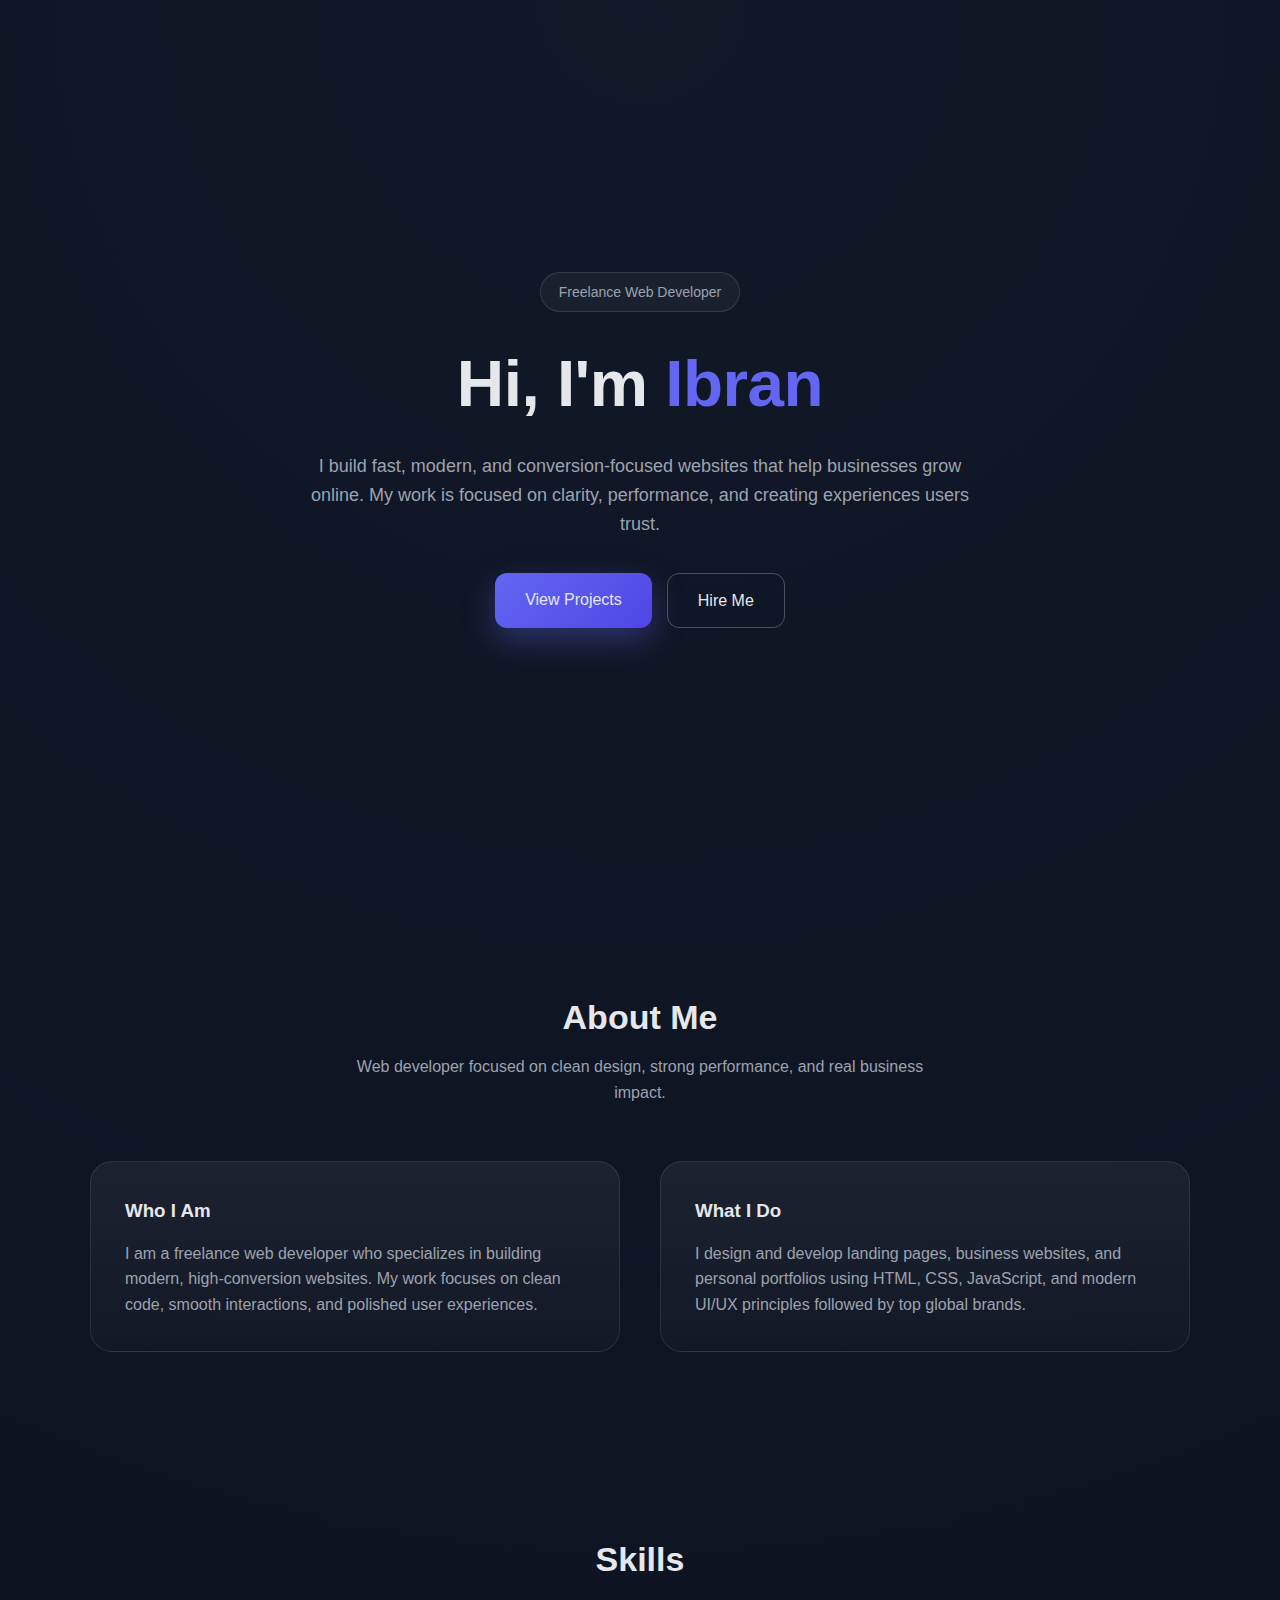
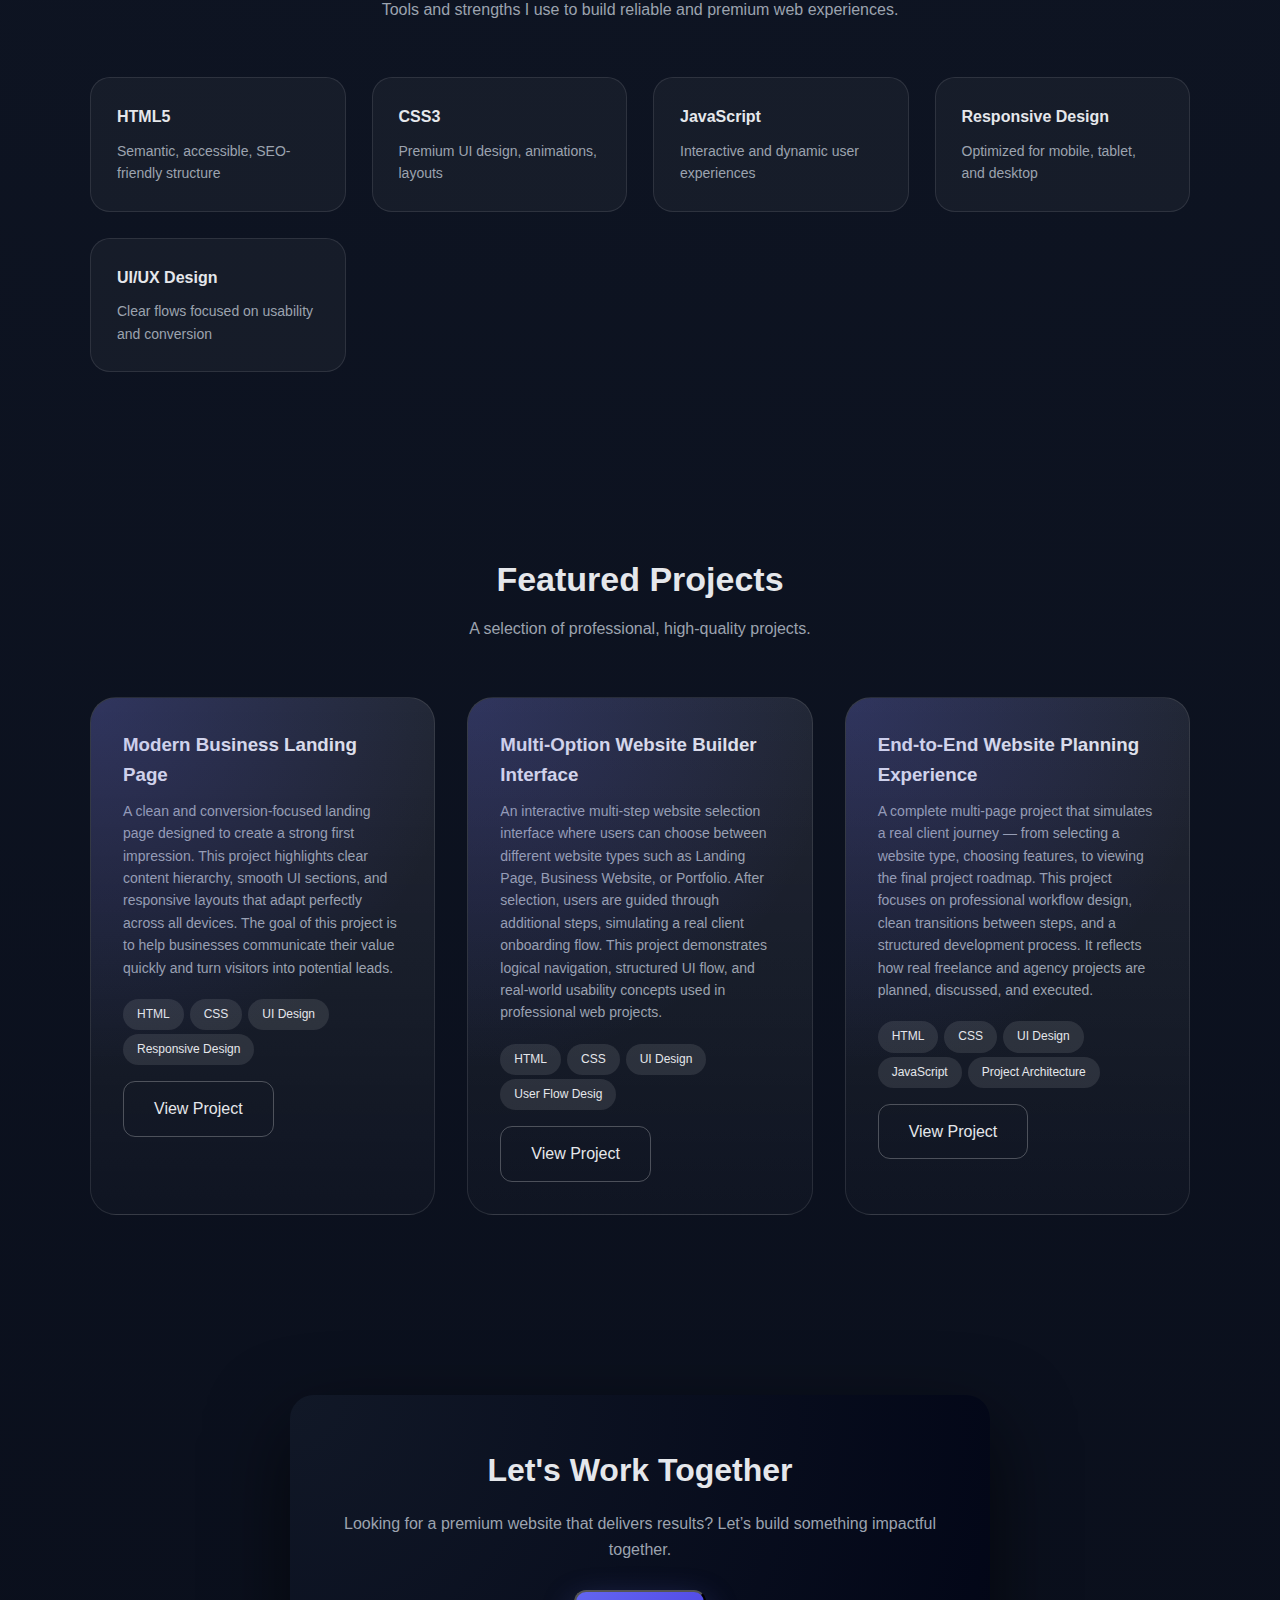
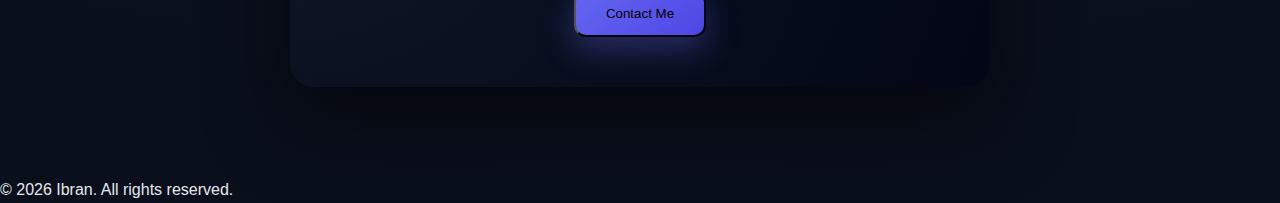
<file: index.html>
<!DOCTYPE html>
<html lang="en">
<head>
  <meta charset="UTF-8" />
  <meta name="viewport" content="width=device-width, initial-scale=1.0" />
  <title>Ibran | Premium Web Developer</title>
  <link rel="stylesheet" href="style.css">
</head>
<body>
<header>
  <div class="hero">
    <div class="badge">Freelance Web Developer</div>
    <h1>Hi, I'm <span>Ibran</span></h1>
    <p class="subtitle">I build fast, modern, and conversion-focused websites that help businesses grow online. My work is focused on clarity, performance, and creating experiences users trust.</p>
    <div class="cta">
      <a href="#projects" class="btn btn-primary">View Projects</a>
      <a href="#contact" class="btn btn-outline">Hire Me</a>
    </div>
  </div>
</header>

<section id="about">
  <div class="container">
    <div class="section-title">
      <h2>About Me</h2>
      <p>Web developer focused on clean design, strong performance, and real business impact.</p>
    </div>
    <div class="about">
      <div class="about-card">
        <h3>Who I Am</h3>
        <p>I am a freelance web developer who specializes in building modern, high-conversion websites. My work focuses on clean code, smooth interactions, and polished user experiences.</p>
      </div>
      <div class="about-card">
        <h3>What I Do</h3>
        <p>I design and develop landing pages, business websites, and personal portfolios using HTML, CSS, JavaScript, and modern UI/UX principles followed by top global brands.</p>
      </div>
    </div>
  </div>
</section>

<section id="skills">
  <div class="container">
    <div class="section-title">
      <h2>Skills</h2>
      <p>Tools and strengths I use to build reliable and premium web experiences.</p>
    </div>
    <div class="skills">
      <div class="skill-card"><h4>HTML5</h4><p>Semantic, accessible, SEO-friendly structure</p></div>
      <div class="skill-card"><h4>CSS3</h4><p>Premium UI design, animations, layouts</p></div>
      <div class="skill-card"><h4>JavaScript</h4><p>Interactive and dynamic user experiences</p></div>
      <div class="skill-card"><h4>Responsive Design</h4><p>Optimized for mobile, tablet, and desktop</p></div>
      <div class="skill-card"><h4>UI/UX Design</h4><p>Clear flows focused on usability and conversion</p></div>
    </div>
  </div>
</section>

<section id="projects">
  <div class="container">
    <div class="section-title">
      <h2>Featured Projects</h2>
      <p>A selection of professional, high-quality projects.</p>
    </div>
    <div class="projects">
      <div class="project">
        <h3>Modern Business Landing Page</h3>
        <p>A clean and conversion-focused landing page designed to create a strong first impression.
This project highlights clear content hierarchy, smooth UI sections, and responsive layouts that adapt perfectly across all devices. The goal of this project is to help businesses communicate their value quickly and turn visitors into potential leads.</p>
        <div class="tags"><span>HTML</span><span>CSS</span><span>UI Design</span> <span>Responsive Design</span></div>
        <a href="/Portfolio/Project-1/index.html" target="_blank" class="btn btn-outline" style="margin-top:16px;display:inline-block">View Project</a>
      </div>
      <div class="project">
        <h3>Multi-Option Website Builder Interface</h3>
        <p>An interactive multi-step website selection interface where users can choose between different website types such as Landing Page, Business Website, or Portfolio. After selection, users are guided through additional steps, simulating a real client onboarding flow.
This project demonstrates logical navigation, structured UI flow, and real-world usability concepts used in professional web projects.</p>
        <div class="tags"><span>HTML</span><span>CSS</span><span>UI Design</span> <span>User Flow Desig</span></div>
        <a href="./Project-2/index.html" target="_blank" class="btn btn-outline" style="margin-top:16px;display:inline-block">View Project</a>
      </div>
      <div class="project">
        <h3>End-to-End Website Planning Experience</h3>
        <p>A complete multi-page project that simulates a real client journey — from selecting a website type, choosing features, to viewing the final project roadmap.
This project focuses on professional workflow design, clean transitions between steps, and a structured development process. It reflects how real freelance and agency projects are planned, discussed, and executed.</p>
        <div class="tags"><span>HTML</span><span>CSS</span><span>UI Design</span><span>JavaScript</span><span>Project Architecture</span></div>
        <a href="./Project-3/index.html" target="_blank" class="btn btn-outline" style="margin-top:16px;display:inline-block">View Project</a>
      </div>
    </div>
  </div>
</section>

<section id="contact">
  <div class="container">
    <div class="contact-box">
      <h2>Let's Work Together</h2>
      <p style="color:var(--muted);margin:15px 0 28px">Looking for a premium website that delivers results? Let’s build something impactful together.</p>
      <button onclick="showNextStep()" class="btn btn-primary">Contact Me</button>
    </div>
  </div>
</section>

<section id="next-step" style="display:none;">
  <div class="container">
    <div class="contact-box">
      <h2>✅ Thanks for Reaching Out</h2>
      <p style="color:var(--muted);margin:15px 0 25px">Your message has been received. Here’s what happens next:</p>
      <ul style="list-style:none;color:var(--muted);line-height:2">
        <li>📩 I review your project requirements</li>
        <li>📞 I contact you within 24 hours</li>
        <li>🧠 We discuss goals, timeline, and budget</li>
        <li>🚀 The project begins with a clear roadmap</li>
      </ul>
      <p style="margin-top:28px;font-weight:500">Need faster communication?</p>
      <a href="mailto:yourmail@gmail.com" class="btn btn-outline">Email Me Directly</a>
    </div>
  </div>
</section>

<footer>© 2026 Ibran. All rights reserved.</footer>
<script src="script.js"></script>
</body>
</html>
<script src="script.js"></script>
</body>
</html>
</file>
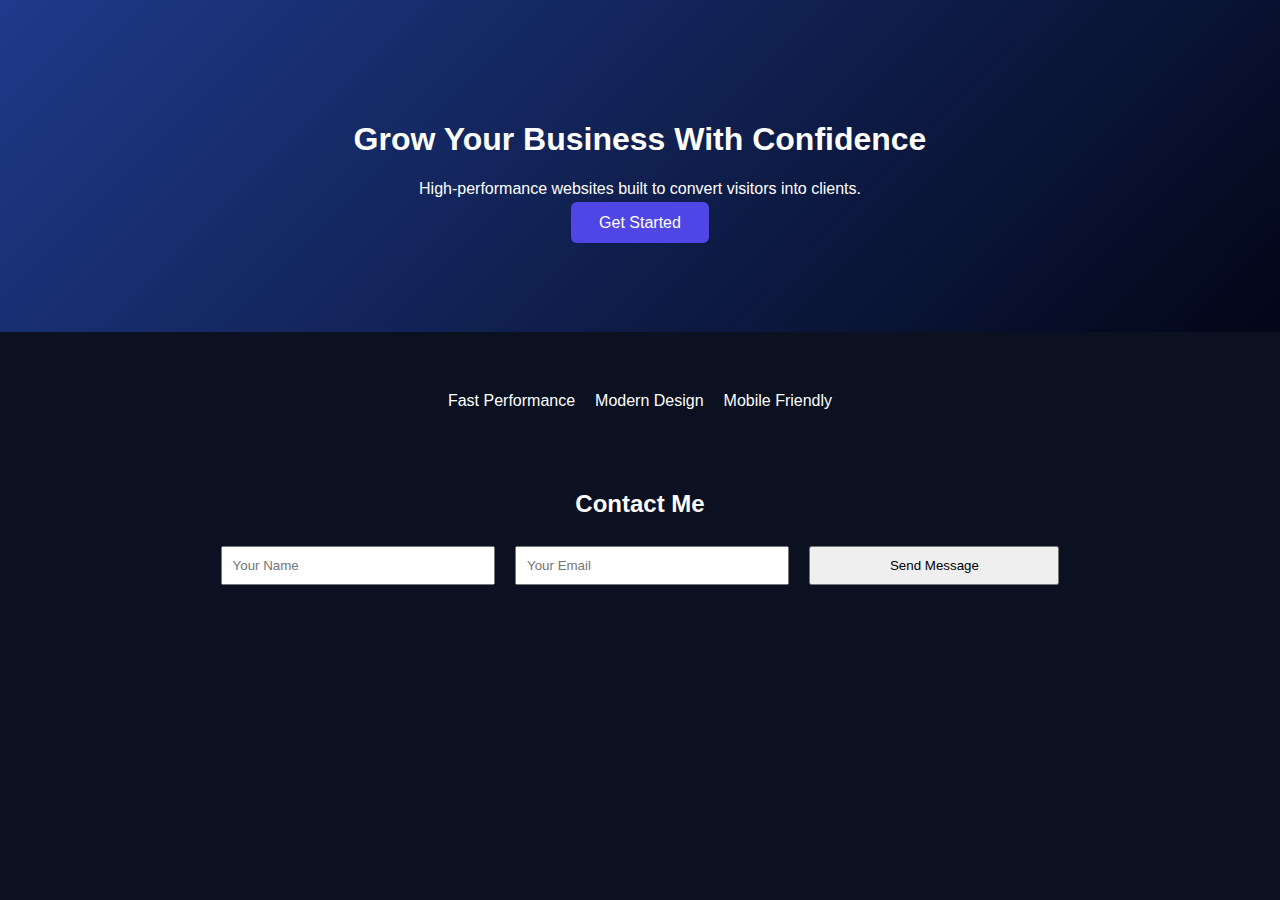
<file: Project-1/index.html>
<!DOCTYPE html>
<html lang="en">
<head>
  <meta charset="UTF-8">
  <title>Business Landing Page</title>
  <link rel="stylesheet" href="style.css">
</head>
<body>

<header class="hero">
  <h1>Grow Your Business With Confidence</h1>
  <p>High-performance websites built to convert visitors into clients.</p>
  <a href="#contact" class="btn">Get Started</a>
</header>

<section class="features">
  <div>Fast Performance</div>
  <div>Modern Design</div>
  <div>Mobile Friendly</div>
</section>

<section id="contact" class="contact">
  <h2>Contact Me</h2>
  <form id="contactForm">
    <input type="text" placeholder="Your Name" required>
    <input type="email" placeholder="Your Email" required>
    <button type="submit">Send Message</button>
  </form>
  <p id="success"></p>
</section>

<script src="script.js"></script>
</body>
</html>
</file>
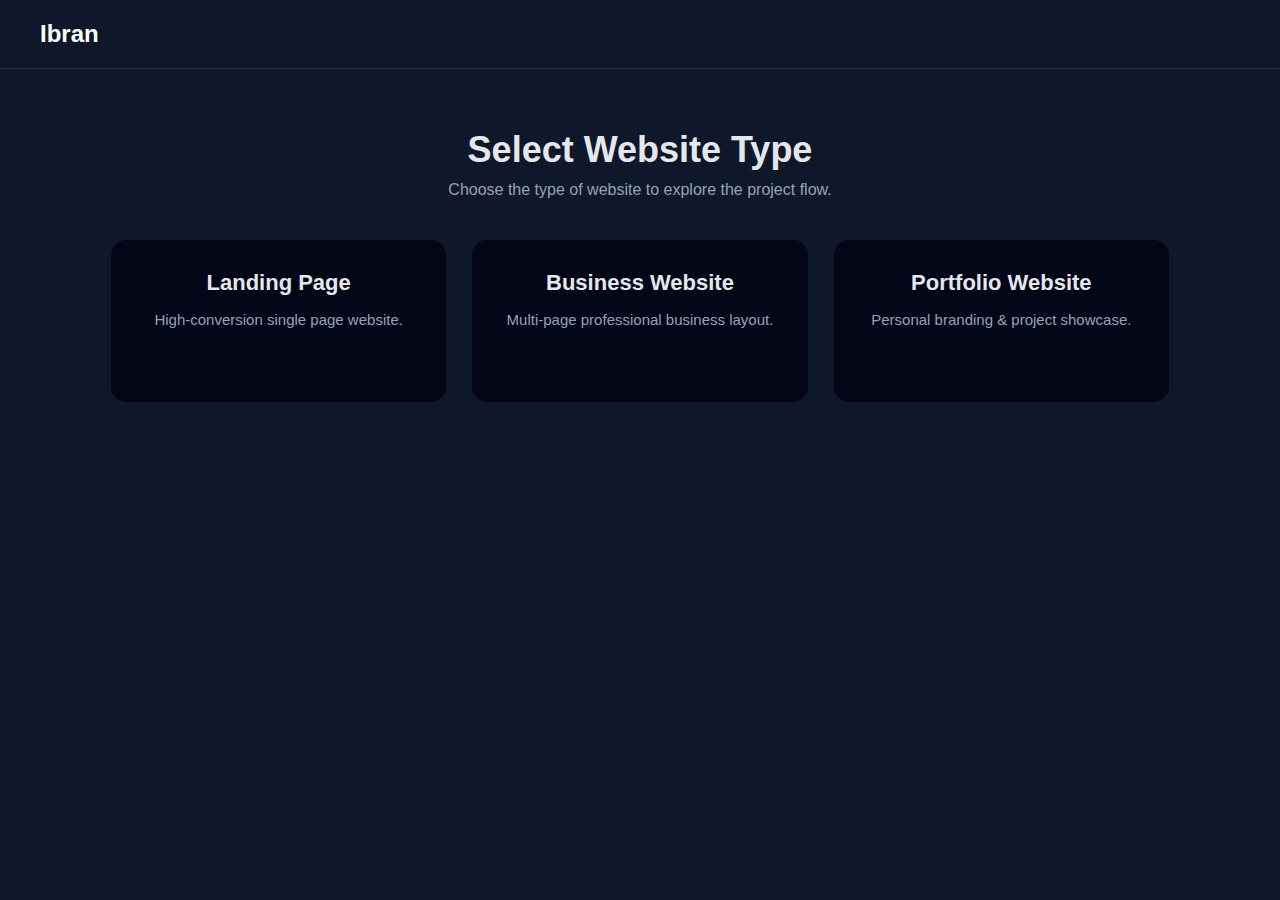
<file: Project-2/index.html>
<!DOCTYPE html>
<html lang="en">
<head>
  <meta charset="UTF-8">
  <title>Project 2 – Website Types</title>
  <link rel="stylesheet" href="style.css">
</head>
<body>

<nav>
  <h2>Ibran</h2>
</nav>

<section class="projects">
  <h1>Select Website Type</h1>
  <p>Choose the type of website to explore the project flow.</p>

  <div class="cards">
    <a href="landing.html" class="card">
      <h3>Landing Page</h3>
      <p>High-conversion single page website.</p>
    </a>

    <a href="business.html" class="card">
      <h3>Business Website</h3>
      <p>Multi-page professional business layout.</p>
    </a>

    <a href="portfolio.html" class="card">
      <h3>Portfolio Website</h3>
      <p>Personal branding & project showcase.</p>
    </a>
  </div>
</section>

</body>
</html>
</file>
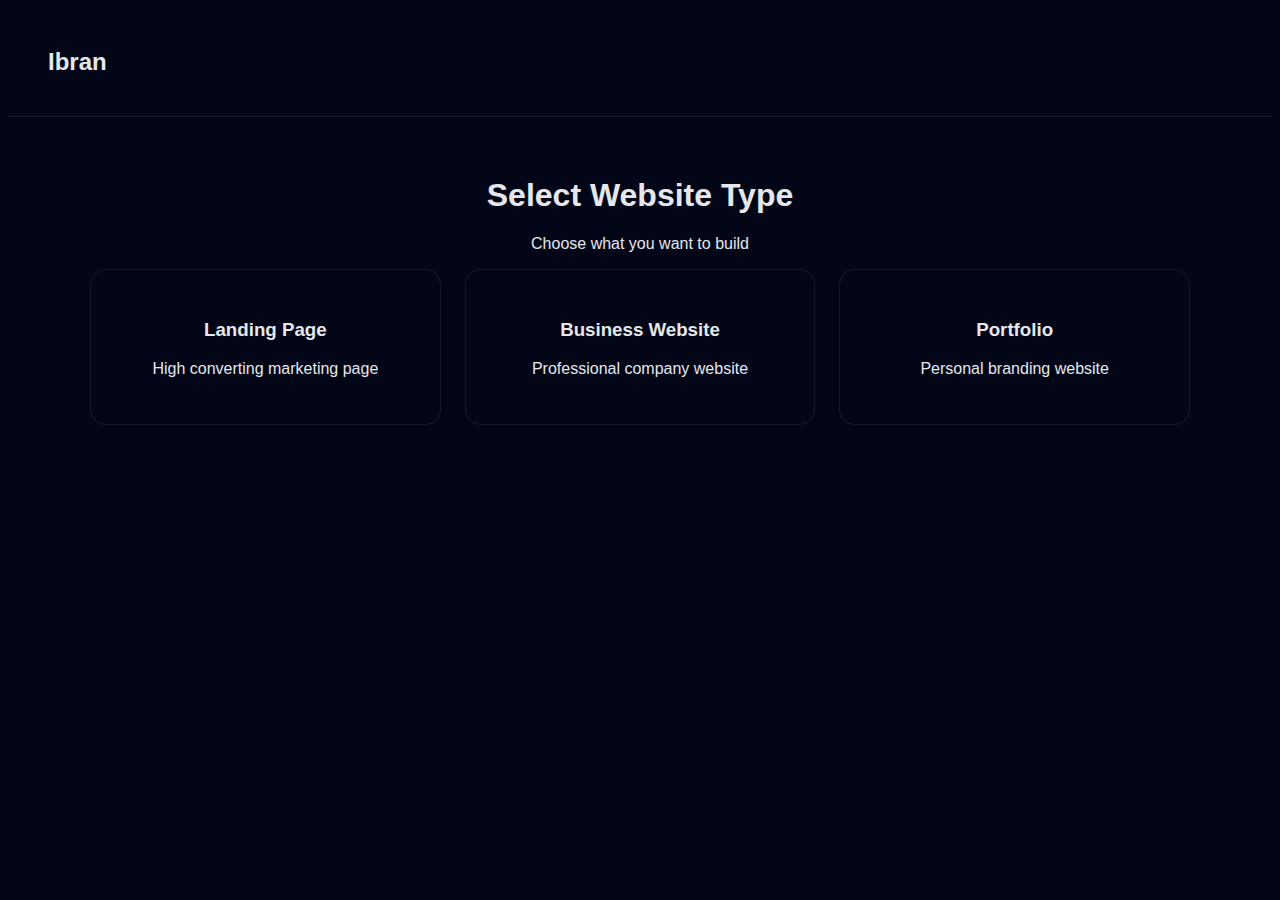
<file: Project-3/index.html>
<!DOCTYPE html>
<html lang="en">
<head>
  <meta charset="UTF-8">
  <title>Project 3 - Select Type</title>
  <link rel="stylesheet" href="style.css">
</head>
<body>

<nav>
  <h2>Ibran</h2>
</nav>

<section class="projects">
  <h1>Select Website Type</h1>
  <p>Choose what you want to build</p>

  <div class="cards">
    <a href="features.html" class="card">
      <h3>Landing Page</h3>
      <p>High converting marketing page</p>
    </a>

    <a href="features.html" class="card">
      <h3>Business Website</h3>
      <p>Professional company website</p>
    </a>

    <a href="features.html" class="card">
      <h3>Portfolio</h3>
      <p>Personal branding website</p>
    </a>
  </div>
</section>

</body>
</html>
</file>
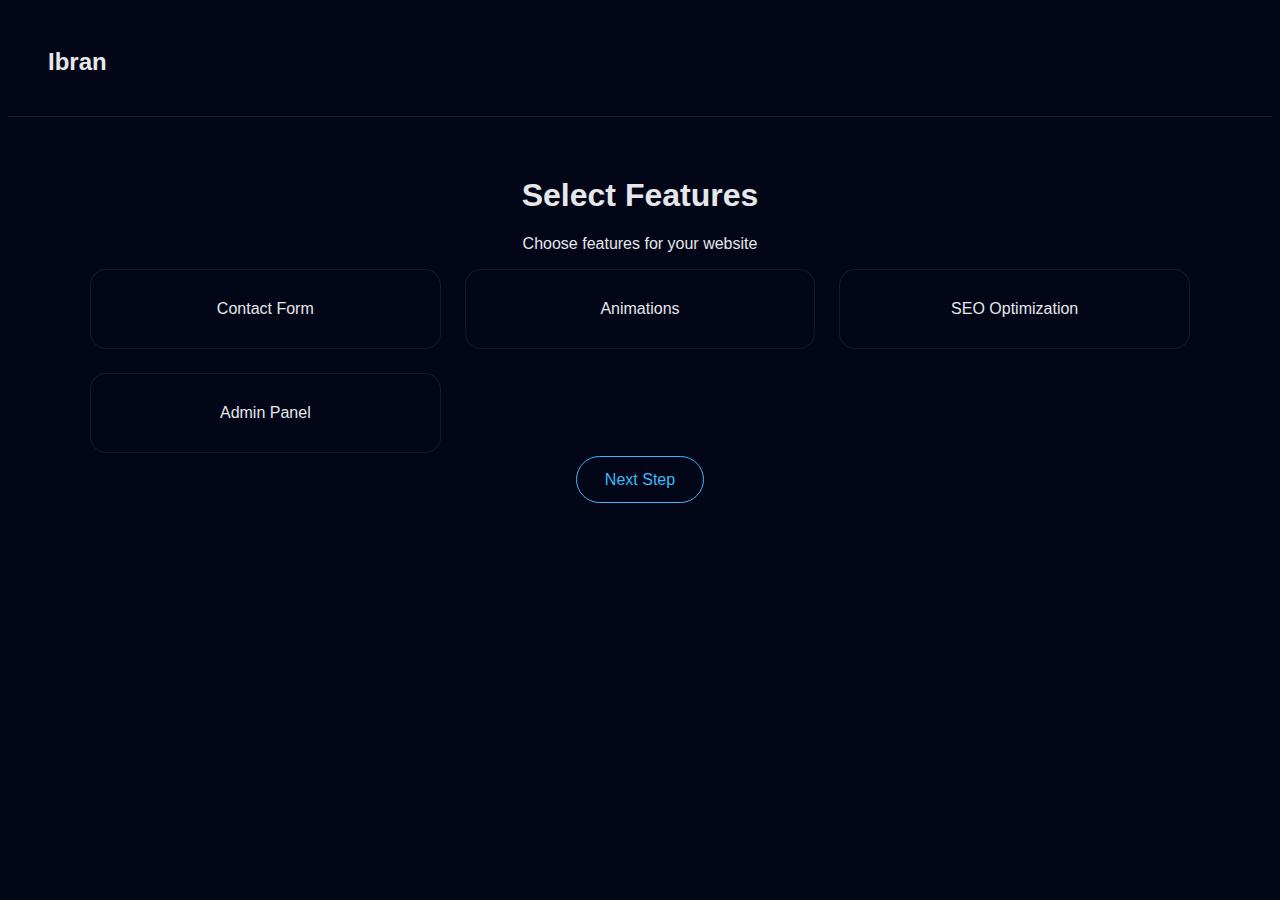
<file: Project-3/features.html>
<!DOCTYPE html>
<html lang="en">
<head>
  <meta charset="UTF-8">
  <title>Project 3 - Features</title>
  <link rel="stylesheet" href="style.css">
</head>
<body>

<nav>
  <h2>Ibran</h2>
</nav>

<section class="projects">
  <h1>Select Features</h1>
  <p>Choose features for your website</p>

  <div class="cards">
    <div class="card selectable">Contact Form</div>
    <div class="card selectable">Animations</div>
    <div class="card selectable">SEO Optimization</div>
    <div class="card selectable">Admin Panel</div>
  </div>

  <br>
  <a href="final.html" class="btn">Next Step</a>
</section>

<script src="script.js"></script>
</body>
</html>
</file>
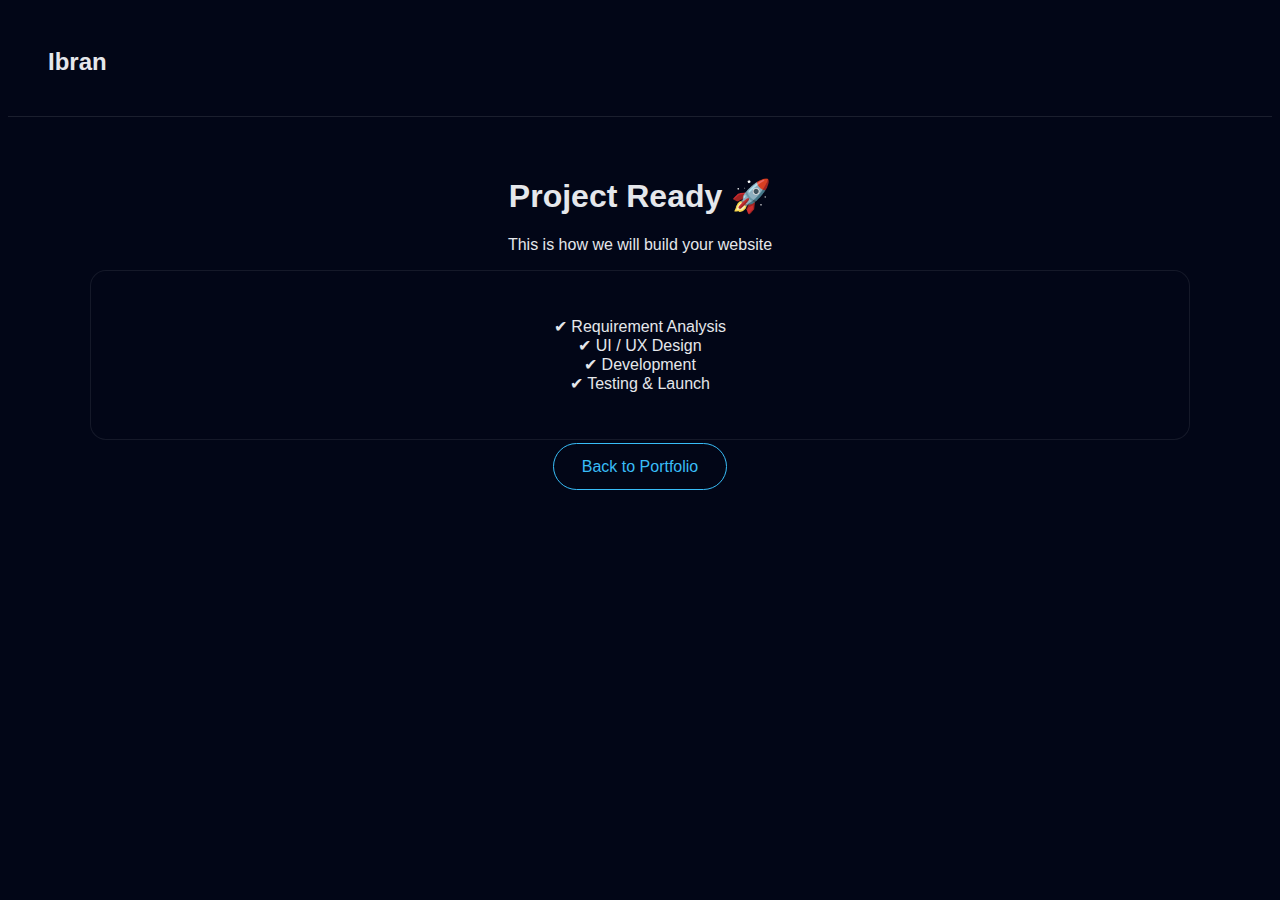
<file: Project-3/final.html>
<!DOCTYPE html>
<html lang="en">
<head>
  <meta charset="UTF-8">
  <title>Project 3 - Final</title>
  <link rel="stylesheet" href="style.css">
</head>
<body>

<nav>
  <h2>Ibran</h2>
</nav>

<section class="projects">
  <h1>Project Ready 🚀</h1>
  <p>This is how we will build your website</p>

  <div class="card">
    <p>
      ✔ Requirement Analysis <br>
      ✔ UI / UX Design <br>
      ✔ Development <br>
      ✔ Testing & Launch
    </p>
  </div>

  <br>
  <a href="../index.html" class="btn">Back to Portfolio</a>
</section>

</body>
</html>
</file>
<file: style.css>
:root{
      --bg:#0a0f1c;
      --card:#111827;
      --accent:#6366f1; /* professional indigo */
      --accent-soft:rgba(99,102,241,0.25);
      --text:#e5e7eb;
      --muted:#9ca3af;
      --glass:rgba(255,255,255,0.04);
    }
    *{margin:0;padding:0;box-sizing:border-box}
    body{
      font-family:'Poppins',sans-serif;
      background:radial-gradient(circle at top, #111827, #0a0f1c);
      color:var(--text);
      line-height:1.6;
    }
    a{text-decoration:none;color:inherit}

    /* HEADER */
    header{
      min-height:100vh;
      display:flex;
      align-items:center;
      justify-content:center;
      text-align:center;
      padding:40px 20px;
    }
    .hero{max-width:900px}
    .badge{
      display:inline-block;
      padding:8px 18px;
      border-radius:999px;
      background:var(--glass);
      border:1px solid rgba(255,255,255,0.12);
      margin-bottom:20px;
      color:var(--muted);
      font-size:14px;
    }
    h1{
      font-size:clamp(2.6rem,6vw,4.1rem);
      font-weight:700;
      margin-bottom:15px;
      letter-spacing:-0.5px;
    }
    h1 span{color:var(--accent)}
    .subtitle{
      font-size:18px;
      color:var(--muted);
      max-width:680px;
      margin:0 auto 34px;
    }
    .cta{
      display:flex;
      justify-content:center;
      gap:15px;
      flex-wrap:wrap;
    }
    .btn{
      padding:14px 30px;
      border-radius:12px;
      font-weight:500;
      transition:0.35s ease;
      display:inline-block;
    }
    .btn-primary{
      background:linear-gradient(135deg,#6366f1,#4f46e5);
      box-shadow:0 12px 32px rgba(99,102,241,0.35);
    }
    .btn-primary:hover{transform:translateY(-3px)}
    .btn-outline{
      border:1px solid rgba(255,255,255,0.25);
      background:transparent;
    }
    .btn-outline:hover{border-color:var(--accent)}

    /* SECTION */
    section{padding:90px 20px}
    .container{max-width:1100px;margin:auto}
    .section-title{text-align:center;margin-bottom:55px}
    .section-title h2{font-size:34px;margin-bottom:10px}
    .section-title p{color:var(--muted);max-width:620px;margin:auto}

    /* ABOUT */
    .about{
      display:grid;
      grid-template-columns:1fr 1fr;
      gap:40px;
      align-items:center;
    }
    .about-card{
      background:linear-gradient(180deg,rgba(255,255,255,0.06),rgba(255,255,255,0.02));
      border:1px solid rgba(255,255,255,0.1);
      padding:34px;
      border-radius:22px;
    }
    .about-card h3{margin-bottom:15px}
    .about-card p{color:var(--muted)}

    /* SKILLS */
    .skills{
      display:grid;
      grid-template-columns:repeat(auto-fit,minmax(220px,1fr));
      gap:26px;
    }
    .skill-card{
      background:var(--glass);
      border:1px solid rgba(255,255,255,0.1);
      padding:26px;
      border-radius:20px;
      transition:0.35s ease;
    }
    .skill-card:hover{
      transform:translateY(-6px);
      border-color:var(--accent-soft);
    }
    .skill-card h4{margin-bottom:10px}
    .skill-card p{color:var(--muted);font-size:14px}

    /* PROJECTS */
    .projects{
      display:grid;
      grid-template-columns:repeat(3,1fr);
      gap:32px;
    }
    .project{
      background:linear-gradient(180deg,rgba(255,255,255,0.09),rgba(255,255,255,0.02));
      border:1px solid rgba(255,255,255,0.1);
      border-radius:26px;
      padding:32px;
      position:relative;
      overflow:hidden;
    }
    .project::after{
      content:"";
      position:absolute;
      inset:0;
      background:radial-gradient(circle at top left,var(--accent-soft),transparent 60%);
      opacity:0.9;
      pointer-events: none;
    }
    .project *{position:relative}
    .project h3{margin-bottom:10px}
    .project p{color:var(--muted);font-size:14px;margin-bottom:16px}
    .tags span{
      display:inline-block;
      font-size:12px;
      padding:6px 14px;
      margin:4px 6px 0 0;
      border-radius:999px;
      background:rgba(255,255,255,0.1);
    }
/* CONTACT - NEW */
.contact-section {
  padding: 100px 20px;
  display: flex;
  justify-content: center;
}

.contact-box {
  max-width: 700px;
  width: 100%;
  background: radial-gradient(circle at top left, #111827, #020617);
  padding: 50px;
  border-radius: 24px;
  text-align: center;
  box-shadow: 0 30px 80px rgba(0, 0, 0, 0.6);
}

.contact-box h2 {
  font-size: 32px;
  margin-bottom: 15px;
}

.contact-box p {
  color: #9ca3af;
  font-size: 16px;
  margin-bottom: 35px;
}


.email-btn {
  display: inline-block;
  margin-top: 20px;
  padding: 14px 28px;
  background: linear-gradient(135deg, #6366f1, #22d3ee);
  color: white;
  border-radius: 12px;
  text-decoration: none;
  font-weight: 600;
  transition: transform 0.3s ease, box-shadow 0.3s ease;
}

.email-btn:hover {
  transform: translateY(-3px);
  box-shadow: 0 10px 30px rgba(99,102,241,0.4);
}
#contact {
  display: flex;
  justify-content: center;
}

#contact .container {
  display: flex;
  justify-content: center;
}

.contact-box {
  text-align: center;
  width: 100%;
}

.email-btn {
  display: inline-block;
  margin: 20px auto;
  padding: 12px 30px;
  background: linear-gradient(135deg,#6a5af9,#00d4ff);
  color: white;
  border-radius: 12px;
  text-decoration: none;
  font-weight: bold;
}

/* Mobile Center */
@media (max-width:768px){
  .email-btn{
    width: 90%;
    text-align: center;
  }
}










    @media(max-width:800px){.about{grid-template-columns:1fr}}
    @media(max-width:768px){.projects{grid-template-columns:repeat(2,1fr)}}
    @media(max-width:480px){.projects{grid-template-columns:1fr}}
</file>
<file: Project-1/style.css>
body {
  margin: 0;
  font-family: Arial, sans-serif;
  background: #0b1120;
  color: white;
  text-align: center;
}

.hero {
  padding: 100px 20px;
  background: linear-gradient(135deg,#1e3a8a,#020617);
}

.btn {
  padding: 12px 28px;
  background: #4f46e5;
  color: white;
  text-decoration: none;
  border-radius: 6px;
}

.features {
  display: flex;
  justify-content: center;
  gap: 20px;
  padding: 60px;
}

.contact input, button {
  padding: 10px;
  margin: 8px;
  width: 250px;
}
</file>
<file: Project-2/style.css>
* {
  margin: 0;
  padding: 0;
  box-sizing: border-box;
  font-family: "Poppins", sans-serif;
}

body {
  background: #0f172a;
  color: #e5e7eb;
  min-height: 100vh;
}

/* Navbar */
nav {
  padding: 20px 40px;
  border-bottom: 1px solid rgba(255,255,255,0.1);
}

nav h2 {
  font-size: 24px;
  font-weight: 600;
  color: #fff;
}

/* Section */
.projects {
  max-width: 1100px;
  margin: 60px auto;
  padding: 0 20px;
  text-align: center;
}

.projects h1 {
  font-size: 36px;
  margin-bottom: 10px;
}

.projects p {
  color: #94a3b8;
  margin-bottom: 40px;
}

/* Cards Layout */
.cards {
  display: grid;
  grid-template-columns: repeat(auto-fit, minmax(260px, 1fr));
  gap: 24px;
}

/* Card */
.card {
  background: linear-gradient(145deg, #020617, #020617);
  border: 1px solid rgba(255,255,255,0.08);
  padding: 30px 24px;
  border-radius: 16px;
  text-decoration: none;
  color: #e5e7eb;
  transition: all 0.35s ease;
  position: relative;
  overflow: hidden;
}

/* Glow effect */
.card::before {
  content: "";
  position: absolute;
  inset: 0;
  background: radial-gradient(
    600px circle at top left,
    rgba(56,189,248,0.12),
    transparent 40%
  );
  opacity: 0;
  transition: opacity 0.35s ease;
}

.card:hover::before {
  opacity: 1;
}

/* Hover */
.card:hover {
  transform: translateY(-10px);
  border-color: rgba(56,189,248,0.4);
  box-shadow: 0 20px 40px rgba(0,0,0,0.4);
}

/* Card Text */
.card h3 {
  font-size: 22px;
  margin-bottom: 12px;
}

.card p {
  font-size: 15px;
  color: #94a3b8;
  line-height: 1.6;
}

/* Mobile */
@media (max-width: 600px) {
  .projects h1 {
    font-size: 28px;
  }
}
</file>
<file: Project-3/style.css>
body {
  background: #020617;
  color: #e5e7eb;
  font-family: Poppins, sans-serif;
}

nav {
  padding: 20px 40px;
  border-bottom: 1px solid rgba(255,255,255,0.1);
}

.projects {
  max-width: 1100px;
  margin: 60px auto;
  text-align: center;
}

.cards {
  display: grid;
  grid-template-columns: repeat(auto-fit, minmax(260px,1fr));
  gap: 24px;
}

.card {
  padding: 30px;
  background: #020617;
  border: 1px solid rgba(255,255,255,0.08);
  border-radius: 16px;
  text-decoration: none;
  color: #e5e7eb;
  transition: 0.3s;
  cursor: pointer;
}

.card:hover {
  transform: translateY(-8px);
  border-color: #38bdf8;
}

.selectable.active {
  border-color: #38bdf8;
  box-shadow: 0 0 20px rgba(56,189,248,0.3);
}

.btn {
  padding: 14px 28px;
  border: 1px solid #38bdf8;
  color: #38bdf8;
  border-radius: 50px;
  text-decoration: none;
}
</file>
